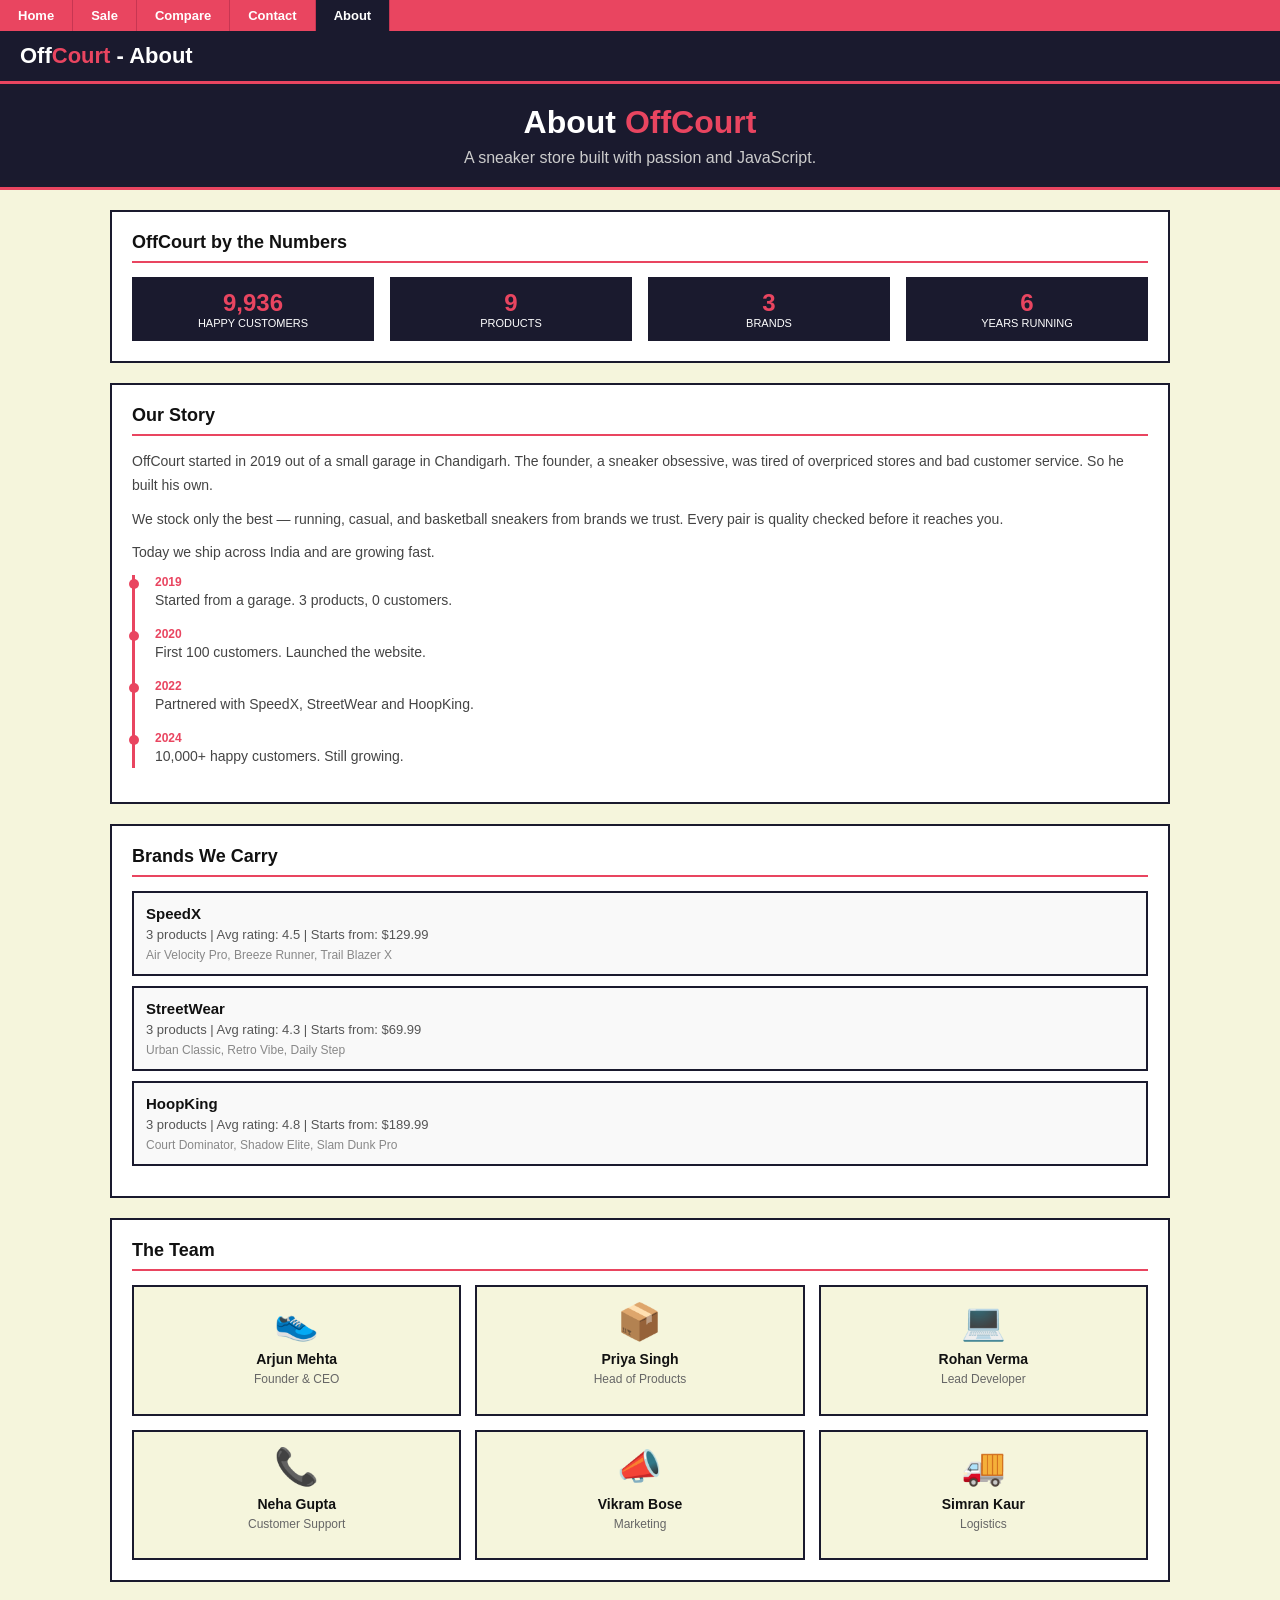
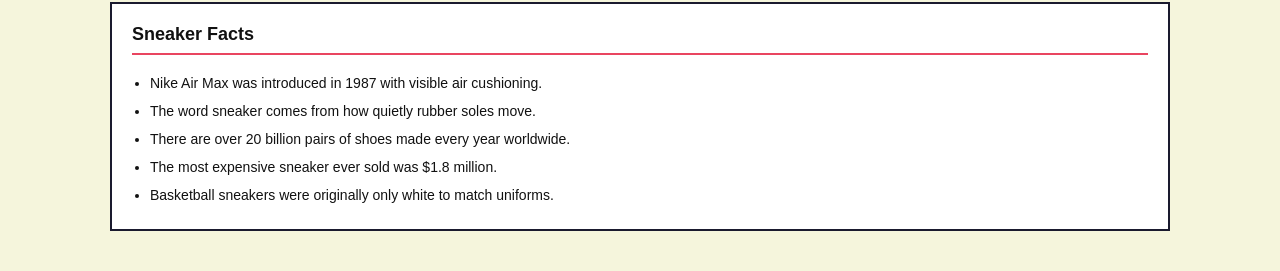
<file: about.html>
<!DOCTYPE html>
<html lang="en">
<head>
  <meta charset="UTF-8" />
  <title>OffCourt - About</title>
  <link rel="stylesheet" href="style.css" />
  <style>
    .about-section { background: white; border: 2px solid #1a1a2e; padding: 20px; margin-bottom: 20px; }
    .about-section h2 { font-size: 18px; border-bottom: 2px solid #e94560; padding-bottom: 8px; margin-bottom: 14px; }
    .about-section p { font-size: 14px; color: #444; line-height: 1.7; margin-bottom: 10px; }
    .counters-row { display: flex; gap: 16px; flex-wrap: wrap; }
    .counter-box { background: #1a1a2e; color: white; padding: 12px 20px; text-align: center; flex: 1; min-width: 120px; }
    .counter-box .num { font-size: 24px; font-weight: bold; color: #e94560; }
    .counter-box .lbl { font-size: 11px; text-transform: uppercase; }
    .team-grid { display: grid; grid-template-columns: repeat(3, 1fr); gap: 14px; }
    @media (max-width: 600px) { .team-grid { grid-template-columns: 1fr; } }
    .team-card { background: #f5f5dc; border: 2px solid #1a1a2e; padding: 14px; text-align: center; }
    .team-card .avatar { font-size: 36px; margin-bottom: 8px; }
    .team-card h4 { font-size: 14px; margin-bottom: 2px; }
    .team-card p { font-size: 12px; color: #666; }
    .timeline { border-left: 3px solid #e94560; padding-left: 20px; margin-top: 10px; }
    .timeline-item { margin-bottom: 14px; position: relative; }
    .timeline-item::before { content: ""; position: absolute; left: -26px; top: 4px; width: 10px; height: 10px; background: #e94560; border-radius: 50%; }
    .timeline-item .year { font-size: 12px; font-weight: bold; color: #e94560; }
  </style>
</head>
<body>

  <div class="page-nav">
    <a href="index.html">Home</a>
    <a href="sale.html">Sale</a>
    <a href="compare.html">Compare</a>
    <a href="contact.html">Contact</a>
    <a href="about.html" class="active">About</a>
  </div>

  <nav class="navbar">
    <h1>Off<span>Court</span> - About</h1>
  </nav>

  <div class="hero" style="padding:20px;">
    <h2>About <span>OffCourt</span></h2>
    <p>A sneaker store built with passion and JavaScript.</p>
  </div>

  <div class="main">

    <div class="about-section">
      <h2>OffCourt by the Numbers</h2>
      <div class="counters-row">
        <div class="counter-box"><div class="num" id="cnt-customers">0</div><div class="lbl">Happy Customers</div></div>
        <div class="counter-box"><div class="num" id="cnt-products">0</div><div class="lbl">Products</div></div>
        <div class="counter-box"><div class="num" id="cnt-brands">0</div><div class="lbl">Brands</div></div>
        <div class="counter-box"><div class="num" id="cnt-years">0</div><div class="lbl">Years Running</div></div>
      </div>
    </div>

    <div class="about-section">
      <h2>Our Story</h2>
      <p>OffCourt started in 2019 out of a small garage in Chandigarh. The founder, a sneaker obsessive, was tired of overpriced stores and bad customer service. So he built his own.</p>
      <p>We stock only the best — running, casual, and basketball sneakers from brands we trust. Every pair is quality checked before it reaches you.</p>
      <p>Today we ship across India and are growing fast.</p>
      <div class="timeline">
        <div class="timeline-item"><div class="year">2019</div><p>Started from a garage. 3 products, 0 customers.</p></div>
        <div class="timeline-item"><div class="year">2020</div><p>First 100 customers. Launched the website.</p></div>
        <div class="timeline-item"><div class="year">2022</div><p>Partnered with SpeedX, StreetWear and HoopKing.</p></div>
        <div class="timeline-item"><div class="year">2024</div><p>10,000+ happy customers. Still growing.</p></div>
      </div>
    </div>

    <div class="about-section">
      <h2>Brands We Carry</h2>
      <div id="brands-list"></div>
    </div>

    <div class="about-section">
      <h2>The Team</h2>
      <div class="team-grid" id="team-grid"></div>
    </div>

    <div class="about-section">
      <h2>Sneaker Facts</h2>
      <ul id="facts-list" style="padding-left:18px; font-size:14px; line-height:2;"></ul>
    </div>

  </div>

  <script>
  const STORE_NAME = "OffCourt";
  const FOUNDED = 2019;
  const HIRING = true;

  console.log(typeof STORE_NAME);
  console.log(typeof FOUNDED);
  console.log(typeof HIRING);

  const sneakers = [
    { id:1, name:"Air Velocity Pro",  brand:"SpeedX",     price:159.99, category:"running",    rating:4.7 },
    { id:2, name:"Urban Classic",     brand:"StreetWear", price:89.99,  category:"casual",     rating:4.3 },
    { id:3, name:"Court Dominator",   brand:"HoopKing",   price:199.99, category:"basketball", rating:4.9 },
    { id:4, name:"Breeze Runner",     brand:"SpeedX",     price:129.99, category:"running",    rating:4.5 },
    { id:5, name:"Retro Vibe",        brand:"StreetWear", price:109.99, category:"casual",     rating:4.6 },
    { id:6, name:"Shadow Elite",      brand:"HoopKing",   price:219.99, category:"basketball", rating:4.8 },
    { id:7, name:"Trail Blazer X",    brand:"SpeedX",     price:174.99, category:"running",    rating:4.4 },
    { id:8, name:"Daily Step",        brand:"StreetWear", price:69.99,  category:"casual",     rating:4.1 },
    { id:9, name:"Slam Dunk Pro",     brand:"HoopKing",   price:189.99, category:"basketball", rating:4.7 },
  ];

  function formatPrice(price) {
    return "$" + price.toFixed(2);
  }

  var targets = { customers: 12400, products: 9, brands: 3, years: 6 };

  for (var key in targets) {
    animateCounter("cnt-" + key, targets[key]);
  }

  function animateCounter(id, target) {
    var current = 0;
    var step = Math.ceil(target / 60);
    var timer = setInterval(function() {
      current = current + step;
      if (current >= target) {
        current = target;
        clearInterval(timer);
      }
      document.getElementById(id).textContent = current.toLocaleString();
    }, 30);
  }

  var byBrand = sneakers.reduce(function(acc, s) {
    if (!acc[s.brand]) {
      acc[s.brand] = [];
    }
    acc[s.brand].push(s);
    return acc;
  }, {});

  var brandHTML = "";
  for (var brand in byBrand) {
    var items = byBrand[brand];
    var totalRating = items.reduce(function(acc, s) {
      return acc + s.rating;
    }, 0);
    var avgRating = totalRating / items.length;
    var cheapest = items.reduce(function(min, s) {
      if (s.price < min.price) {
        return s;
      }
      return min;
    });
    var nameList = items.map(function(s) {
      return s.name;
    }).join(", ");
    brandHTML +=
      "<div style='background:#f9f9f9;border:2px solid #1a1a2e;padding:12px;margin-bottom:10px;'>" +
        "<b style='font-size:15px;'>" + brand + "</b>" +
        "<div style='font-size:13px;color:#555;margin-top:4px;'>" +
          items.length + " products | Avg rating: " + avgRating.toFixed(1) + " | Starts from: " + formatPrice(cheapest.price) +
        "</div>" +
        "<div style='margin-top:6px;font-size:12px;color:#888;'>" + nameList + "</div>" +
      "</div>";
  }
  document.getElementById("brands-list").innerHTML = brandHTML;

  var team = [
    { name: "Arjun Mehta",  role: "Founder & CEO",    emoji: "👟" },
    { name: "Priya Singh",  role: "Head of Products",  emoji: "📦" },
    { name: "Rohan Verma",  role: "Lead Developer",    emoji: "💻" },
    { name: "Neha Gupta",   role: "Customer Support",  emoji: "📞" },
    { name: "Vikram Bose",  role: "Marketing",         emoji: "📣" },
    { name: "Simran Kaur",  role: "Logistics",         emoji: "🚚" },
  ];

  document.getElementById("team-grid").innerHTML = team.map(function(m) {
    return (
      "<div class='team-card'>" +
        "<div class='avatar'>" + m.emoji + "</div>" +
        "<h4>" + m.name + "</h4>" +
        "<p>" + m.role + "</p>" +
      "</div>"
    );
  }).join("");

  var facts = [
    "Nike Air Max was introduced in 1987 with visible air cushioning.",
    "The word sneaker comes from how quietly rubber soles move.",
    "There are over 20 billion pairs of shoes made every year worldwide.",
    "The most expensive sneaker ever sold was $1.8 million.",
    "Basketball sneakers were originally only white to match uniforms.",
  ];

  var factsHTML = "";
  var i = 0;
  while (i < facts.length) {
    factsHTML = factsHTML + "<li>" + facts[i] + "</li>";
    i = i + 1;
  }
  document.getElementById("facts-list").innerHTML = factsHTML;

  console.log(`${STORE_NAME} | Founded: ${FOUNDED} | Hiring: ${HIRING}`);
  </script>
</body>
</html>
</file>
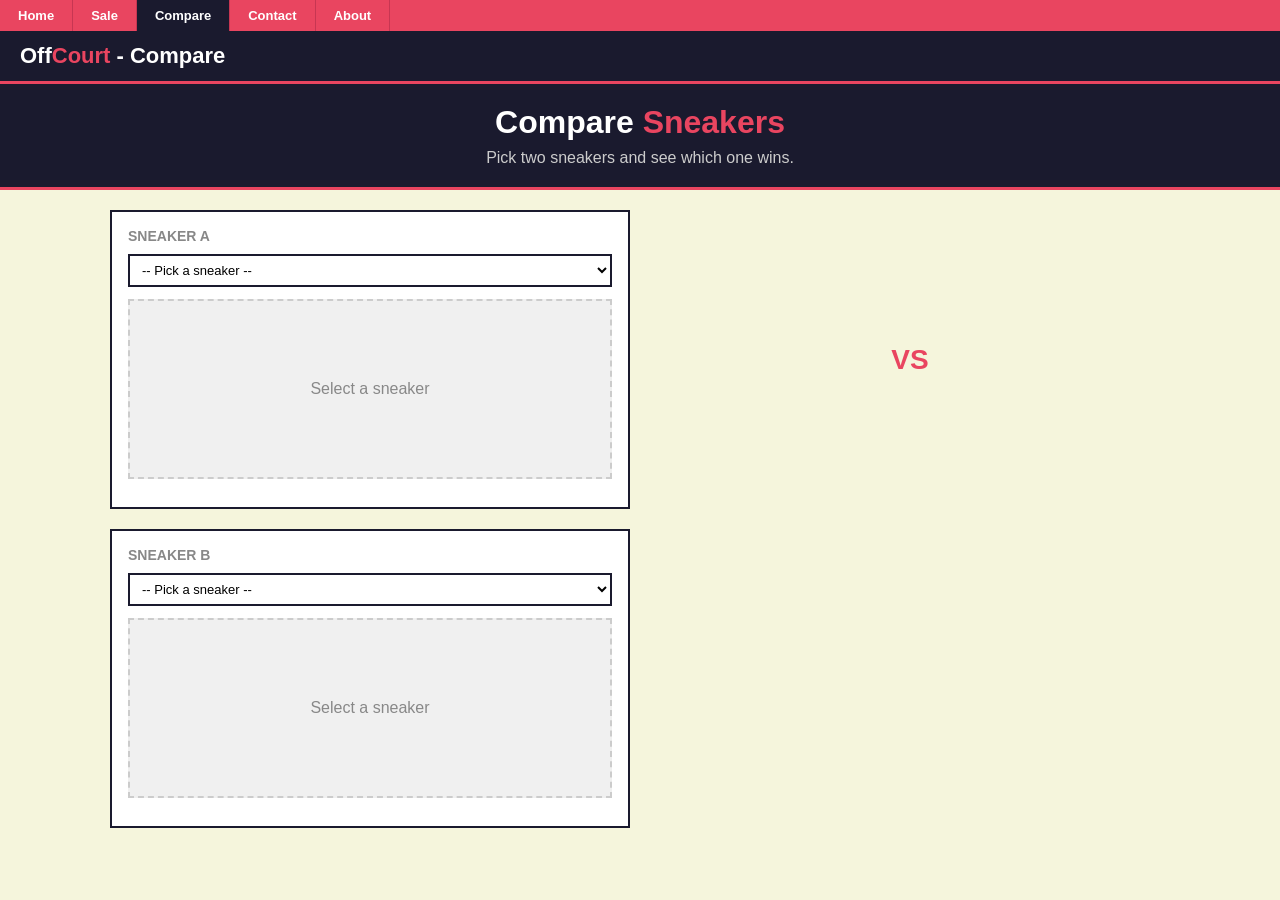
<file: compare.html>
<!DOCTYPE html>
<html lang="en">
<head>
  <meta charset="UTF-8" />
  <title>OffCourt - Compare</title>
  <link rel="stylesheet" href="style.css" />
  <style>
    .compare-wrap { display: grid; grid-template-columns: 1fr 1fr; gap: 20px; margin-bottom: 30px; }
    @media (max-width: 600px) { .compare-wrap { grid-template-columns: 1fr; } }
    .compare-slot { background: white; border: 2px solid #1a1a2e; padding: 16px; }
    .compare-slot h3 { font-size: 14px; color: #888; text-transform: uppercase; margin-bottom: 10px; }
    .compare-slot select { width: 100%; border: 2px solid #1a1a2e; padding: 6px 8px; font-size: 13px; background: white; margin-bottom: 12px; }
    .compare-slot img { width: 100%; height: 180px; object-fit: cover; border: 2px solid #1a1a2e; margin-bottom: 12px; }
    .placeholder { width: 100%; height: 180px; background: #f0f0f0; border: 2px dashed #ccc; display: flex; align-items: center; justify-content: center; color: #888; margin-bottom: 12px; }
    .spec-row { display: flex; justify-content: space-between; border-bottom: 1px solid #eee; padding: 6px 0; font-size: 13px; }
    .winner { color: #155724; background: #d4edda; padding: 1px 6px; font-weight: bold; }
    .verdict-box { background: #1a1a2e; color: white; padding: 16px; text-align: center; border: 2px solid #e94560; margin-top: 10px; }
    .verdict-box h3 { color: #e94560; margin-bottom: 8px; }
    .verdict-box p { font-size: 13px; color: #ccc; }
    .vs-label { display: flex; align-items: center; justify-content: center; font-size: 28px; font-weight: bold; color: #e94560; }
  </style>
</head>
<body>

  <div class="page-nav">
    <a href="index.html">Home</a>
    <a href="sale.html">Sale</a>
    <a href="compare.html" class="active">Compare</a>
    <a href="contact.html">Contact</a>
    <a href="about.html">About</a>
  </div>

  <nav class="navbar">
    <h1>Off<span>Court</span> - Compare</h1>
  </nav>

  <div class="hero" style="padding:20px;">
    <h2>Compare <span>Sneakers</span></h2>
    <p>Pick two sneakers and see which one wins.</p>
  </div>

  <div class="main">
    <div class="compare-wrap">
      <div class="compare-slot">
        <h3>Sneaker A</h3>
        <select id="pick-a" onchange="renderCompare()">
          <option value="">-- Pick a sneaker --</option>
        </select>
        <div id="slot-a"><div class="placeholder">Select a sneaker</div></div>
      </div>
      <div class="vs-label">VS</div>
      <div class="compare-slot">
        <h3>Sneaker B</h3>
        <select id="pick-b" onchange="renderCompare()">
          <option value="">-- Pick a sneaker --</option>
        </select>
        <div id="slot-b"><div class="placeholder">Select a sneaker</div></div>
      </div>
    </div>
    <div id="verdict"></div>
  </div>

  <script>
  const sneakers = [
    { id:1, name:"Air Velocity Pro",  brand:"SpeedX",     price:159.99, category:"running",    rating:4.7, img:"https://adn-static1.nykaa.com/nykdesignstudio-images/pub/media/catalog/product/e/9/e9a821bNike-IF4391-100_1.jpg?rnd=20200526195200&tr=w-1080" },
    { id:2, name:"Urban Classic",     brand:"StreetWear", price:89.99,  category:"casual",     rating:4.3, img:"https://adn-static1.nykaa.com/nykdesignstudio-images/pub/media/catalog/product/b/0/b0e4965Nike-IR5776-400_1.png?rnd=20200526195200&tr=w-1080" },
    { id:3, name:"Court Dominator",   brand:"HoopKing",   price:199.99, category:"basketball", rating:4.9, img:"https://adn-static1.nykaa.com/nykdesignstudio-images/pub/media/catalog/product/5/3/5324c8eNike-554724-069_1.jpg?rnd=20200526195200&tr=w-1080" },
    { id:4, name:"Breeze Runner",     brand:"SpeedX",     price:129.99, category:"running",    rating:4.5, img:"https://adn-static1.nykaa.com/nykdesignstudio-images/pub/media/catalog/product/5/3/5324c8eNike-IU2363-100_1.jpg?rnd=20200526195200&tr=w-1080" },
    { id:5, name:"Retro Vibe",        brand:"StreetWear", price:109.99, category:"casual",     rating:4.6, img:"https://adn-static1.nykaa.com/nykdesignstudio-images/pub/media/catalog/product/5/3/5324c8eNike-IB7746-200_1.jpg?rnd=20200526195200&tr=w-1080" },
    { id:6, name:"Shadow Elite",      brand:"HoopKing",   price:219.99, category:"basketball", rating:4.8, img:"https://adn-static1.nykaa.com/nykdesignstudio-images/pub/media/catalog/product/5/3/5324c8eNike-DN3577-700_1.jpg?rnd=20200526195200&tr=w-1080" },
    { id:7, name:"Trail Blazer X",    brand:"SpeedX",     price:174.99, category:"running",    rating:4.4, img:"https://adn-static1.nykaa.com/nykdesignstudio-images/pub/media/catalog/product/5/3/5324c8eNike-IM4692-200_1.jpg?rnd=20200526195200&tr=w-1080" },
    { id:8, name:"Daily Step",        brand:"StreetWear", price:69.99,  category:"casual",     rating:4.1, img:"https://adn-static1.nykaa.com/nykdesignstudio-images/pub/media/catalog/product/9/f/9fe448dNike-IB6606-600_1.jpg?rnd=20200526195200&tr=w-1080" },
    { id:9, name:"Slam Dunk Pro",     brand:"HoopKing",   price:189.99, category:"basketball", rating:4.7, img:"https://adn-static1.nykaa.com/nykdesignstudio-images/pub/media/catalog/product/f/f/ff7c9fbNike-DZ5485-003_1.jpg?rnd=20200526195200&tr=w-1080" },
  ];

  function formatPrice(price) {
    return "$" + price.toFixed(2);
  }

  function makeScoreTracker() {
    var scoreA = 0;
    var scoreB = 0;
    return {
      aWins: function() { scoreA = scoreA + 1; },
      bWins: function() { scoreB = scoreB + 1; },
      getA:  function() { return scoreA; },
      getB:  function() { return scoreB; }
    };
  }

  var opts = sneakers.map(function(s) {
    return "<option value='" + s.id + "'>" + s.name + "</option>";
  }).join("");
  document.getElementById("pick-a").innerHTML += opts;
  document.getElementById("pick-b").innerHTML += opts;

  function renderCompare() {
    var idA = parseInt(document.getElementById("pick-a").value);
    var idB = parseInt(document.getElementById("pick-b").value);

    if (!idA) {
      document.getElementById("slot-a").innerHTML = "<div class='placeholder'>Select a sneaker</div>";
    }
    if (!idB) {
      document.getElementById("slot-b").innerHTML = "<div class='placeholder'>Select a sneaker</div>";
    }
    if (!idA || !idB) {
      document.getElementById("verdict").innerHTML = "";
      return;
    }
    if (idA === idB) {
      document.getElementById("verdict").innerHTML = "<div class='verdict-box'><h3>Pick two different sneakers!</h3></div>";
      return;
    }

    var sneakerA = null;
    var sneakerB = null;
    for (var i = 0; i < sneakers.length; i++) {
      if (sneakers[i].id === idA) {
        sneakerA = sneakers[i];
      }
      if (sneakers[i].id === idB) {
        sneakerB = sneakers[i];
      }
    }

    var tracker = makeScoreTracker();

    var priceClassA = "";
    var priceClassB = "";
    if (sneakerA.price < sneakerB.price) {
      priceClassA = "winner";
      tracker.aWins();
    } else if (sneakerB.price < sneakerA.price) {
      priceClassB = "winner";
      tracker.bWins();
    }

    var ratingClassA = "";
    var ratingClassB = "";
    if (sneakerA.rating > sneakerB.rating) {
      ratingClassA = "winner";
      tracker.aWins();
    } else if (sneakerB.rating > sneakerA.rating) {
      ratingClassB = "winner";
      tracker.bWins();
    }

    var table =
      "<div class='spec-row' style='font-weight:bold;background:#f0f0f0;'>" +
        "<span>Spec</span><span>" + sneakerA.name + "</span><span>" + sneakerB.name + "</span>" +
      "</div>" +
      "<div class='spec-row'><span>Price (lower wins)</span><span class='" + priceClassA + "'>" + formatPrice(sneakerA.price) + "</span><span class='" + priceClassB + "'>" + formatPrice(sneakerB.price) + "</span></div>" +
      "<div class='spec-row'><span>Rating (higher wins)</span><span class='" + ratingClassA + "'>" + sneakerA.rating + "</span><span class='" + ratingClassB + "'>" + sneakerB.rating + "</span></div>" +
      "<div class='spec-row'><span>Brand</span><span>" + sneakerA.brand + "</span><span>" + sneakerB.brand + "</span></div>" +
      "<div class='spec-row'><span>Category</span><span>" + sneakerA.category + "</span><span>" + sneakerB.category + "</span></div>";

    document.getElementById("slot-a").innerHTML = "<img src='" + sneakerA.img + "' alt='" + sneakerA.name + "'>" + table;
    document.getElementById("slot-b").innerHTML = "<img src='" + sneakerB.img + "' alt='" + sneakerB.name + "'>";

    var verdictText = "";
    if (tracker.getA() > tracker.getB()) {
      verdictText = sneakerA.name + " wins!";
    } else if (tracker.getB() > tracker.getA()) {
      verdictText = sneakerB.name + " wins!";
    } else {
      verdictText = "It's a tie!";
    }

    document.getElementById("verdict").innerHTML =
      "<div class='verdict-box'><h3>Result</h3><p>" + verdictText + "</p>" +
      "<p style='margin-top:6px;'>" + sneakerA.name + ": " + tracker.getA() + " pts  |  " + sneakerB.name + ": " + tracker.getB() + " pts</p></div>";
  }
  </script>
</body>
</html>
</file>
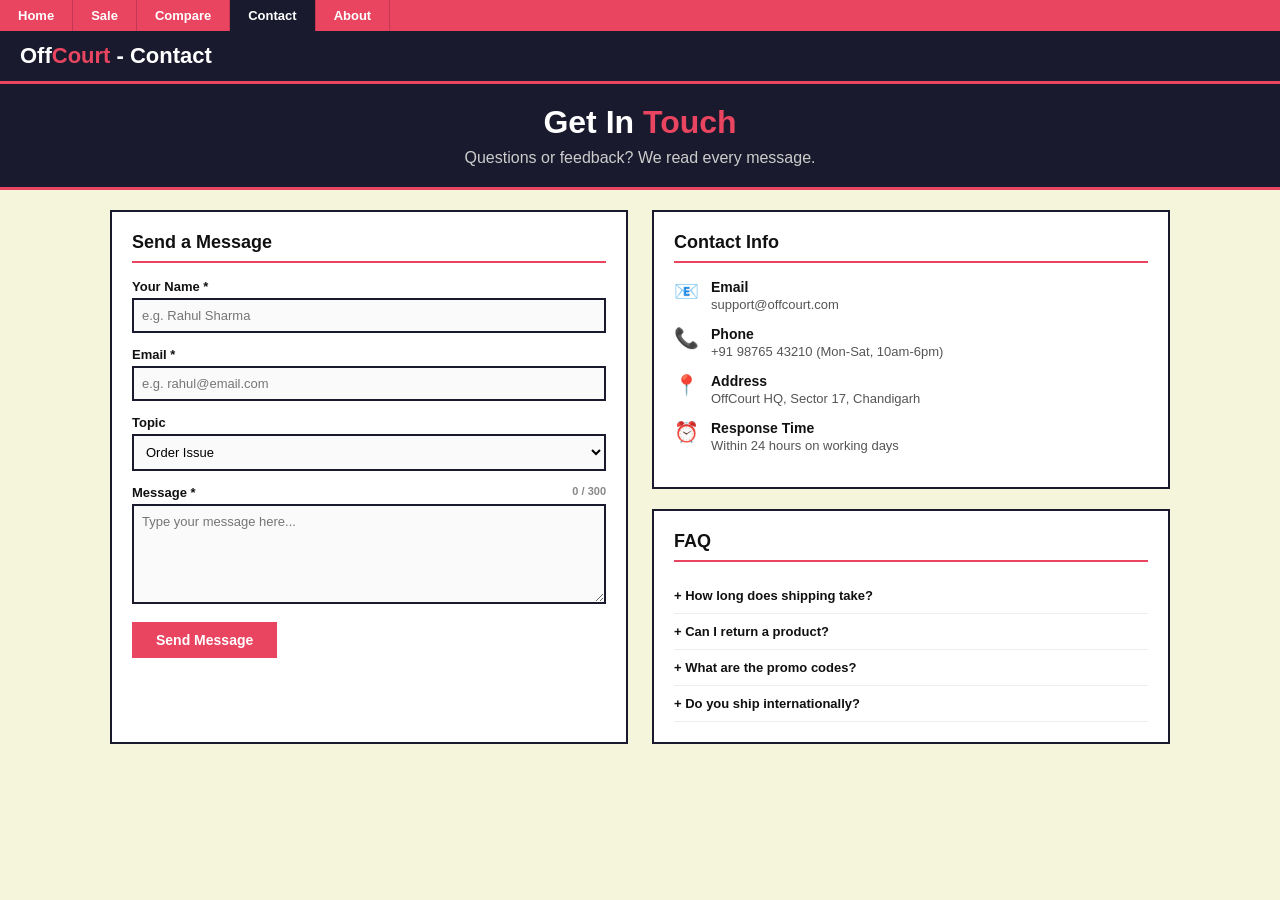
<file: contact.html>
<!DOCTYPE html>
<html lang="en">
<head>
  <meta charset="UTF-8" />
  <title>OffCourt - Contact</title>
  <link rel="stylesheet" href="style.css" />
  <style>
    .contact-wrap { display: grid; grid-template-columns: 1fr 1fr; gap: 24px; }
    @media (max-width: 700px) { .contact-wrap { grid-template-columns: 1fr; } }
    .form-box { background: white; border: 2px solid #1a1a2e; padding: 20px; }
    .form-box h2 { font-size: 18px; margin-bottom: 16px; border-bottom: 2px solid #e94560; padding-bottom: 8px; }
    .form-group { margin-bottom: 14px; }
    .form-group label { display: block; font-size: 13px; font-weight: bold; margin-bottom: 4px; }
    .form-group input, .form-group textarea, .form-group select { width: 100%; border: 2px solid #1a1a2e; padding: 8px; font-size: 13px; font-family: Arial; background: #fafafa; }
    .form-group textarea { height: 100px; resize: vertical; }
    .err-msg { color: red; font-size: 11px; margin-top: 3px; display: none; }
    .err-msg.show { display: block; }
    .submit-btn { background: #e94560; color: white; border: none; padding: 10px 24px; font-size: 14px; font-weight: bold; cursor: pointer; }
    .submit-btn:hover { background: #c73652; }
    .success-box { display: none; background: #d4edda; border: 2px solid #28a745; padding: 14px; color: #155724; font-weight: bold; margin-top: 14px; }
    .success-box.show { display: block; }
    .info-box { background: white; border: 2px solid #1a1a2e; padding: 20px; }
    .info-box h2 { font-size: 18px; margin-bottom: 16px; border-bottom: 2px solid #e94560; padding-bottom: 8px; }
    .info-item { display: flex; gap: 12px; margin-bottom: 14px; }
    .info-icon { font-size: 20px; }
    .info-item h4 { font-size: 14px; margin-bottom: 2px; }
    .info-item p { font-size: 13px; color: #555; }
    .faq-item { border-bottom: 1px solid #eee; padding: 10px 0; cursor: pointer; }
    .faq-item h4 { font-size: 13px; font-weight: bold; }
    .faq-item p { font-size: 13px; color: #555; margin-top: 5px; display: none; }
    .faq-item p.open { display: block; }
    .char-info { font-size: 11px; color: #888; float: right; }
  </style>
</head>
<body>

  <div class="page-nav">
    <a href="index.html">Home</a>
    <a href="sale.html">Sale</a>
    <a href="compare.html">Compare</a>
    <a href="contact.html" class="active">Contact</a>
    <a href="about.html">About</a>
  </div>

  <nav class="navbar">
    <h1>Off<span>Court</span> - Contact</h1>
  </nav>

  <div class="hero" style="padding:20px;">
    <h2>Get In <span>Touch</span></h2>
    <p>Questions or feedback? We read every message.</p>
  </div>

  <div class="main">
    <div class="contact-wrap">

      <div class="form-box">
        <h2>Send a Message</h2>
        <div class="form-group">
          <label>Your Name *</label>
          <input type="text" id="name-input" placeholder="e.g. Rahul Sharma" />
          <div class="err-msg" id="name-err">Name must be at least 2 characters.</div>
        </div>
        <div class="form-group">
          <label>Email *</label>
          <input type="text" id="email-input" placeholder="e.g. rahul@email.com" />
          <div class="err-msg" id="email-err">Enter a valid email address.</div>
        </div>
        <div class="form-group">
          <label>Topic</label>
          <select id="topic-input">
            <option value="order">Order Issue</option>
            <option value="product">Product Question</option>
            <option value="return">Return / Refund</option>
            <option value="other">Other</option>
          </select>
        </div>
        <div class="form-group">
          <label>Message * <span id="char-info" class="char-info">0 / 300</span></label>
          <textarea id="msg-input" placeholder="Type your message here..."></textarea>
          <div class="err-msg" id="msg-err">Message must be at least 10 characters.</div>
        </div>
        <button class="submit-btn" id="submit-btn">Send Message</button>
        <div class="success-box" id="success-box">Message sent! We will get back to you soon.</div>
      </div>

      <div>
        <div class="info-box" style="margin-bottom:20px;">
          <h2>Contact Info</h2>
          <div class="info-item"><div class="info-icon">📧</div><div><h4>Email</h4><p>support@offcourt.com</p></div></div>
          <div class="info-item"><div class="info-icon">📞</div><div><h4>Phone</h4><p>+91 98765 43210 (Mon-Sat, 10am-6pm)</p></div></div>
          <div class="info-item"><div class="info-icon">📍</div><div><h4>Address</h4><p>OffCourt HQ, Sector 17, Chandigarh</p></div></div>
          <div class="info-item"><div class="info-icon">⏰</div><div><h4>Response Time</h4><p>Within 24 hours on working days</p></div></div>
        </div>

        <div class="info-box">
          <h2>FAQ</h2>
          <div class="faq-item" onclick="toggleFAQ(this)">
            <h4>+ How long does shipping take?</h4>
            <p>Standard shipping takes 3-5 working days. Express (1-2 days) is available at checkout.</p>
          </div>
          <div class="faq-item" onclick="toggleFAQ(this)">
            <h4>+ Can I return a product?</h4>
            <p>Yes. We have a 30-day return policy. Product must be unused and in original packaging.</p>
          </div>
          <div class="faq-item" onclick="toggleFAQ(this)">
            <h4>+ What are the promo codes?</h4>
            <p>OFFCOURT10, SPEED20, HOOP15. Each can only be used once per order.</p>
          </div>
          <div class="faq-item" onclick="toggleFAQ(this)">
            <h4>+ Do you ship internationally?</h4>
            <p>Currently we only ship within India. International shipping coming soon.</p>
          </div>
        </div>
      </div>

    </div>
  </div>

  <script>
  function makeFormTracker() {
    var count = 0;
    return {
      add: function() {
        count = count + 1;
      },
      get: function() {
        return count;
      }
    };
  }

  var tracker = makeFormTracker();

  function validateName(val) {
    if (typeof val !== "string") {
      return false;
    }
    return val.trim().length >= 2;
  }

  function validateEmail(val) {
    if (typeof val !== "string") {
      return false;
    }
    return val.includes("@") && val.includes(".");
  }

  function validateMsg(val, minLen) {
    if (minLen === undefined) {
      minLen = 10;
    }
    if (typeof val !== "string") {
      return false;
    }
    return val.trim().length >= minLen;
  }

  function showError(id) {
    document.getElementById(id).classList.add("show");
  }

  function hideError(id) {
    document.getElementById(id).classList.remove("show");
  }

  function handleSubmit() {
    var name  = document.getElementById("name-input").value;
    var email = document.getElementById("email-input").value;
    var msg   = document.getElementById("msg-input").value;

    var errors = 0;

    if (validateName(name)) {
      hideError("name-err");
    } else {
      showError("name-err");
      errors = errors + 1;
    }

    if (validateEmail(email)) {
      hideError("email-err");
    } else {
      showError("email-err");
      errors = errors + 1;
    }

    if (validateMsg(msg)) {
      hideError("msg-err");
    } else {
      showError("msg-err");
      errors = errors + 1;
    }

    if (errors > 0) {
      console.warn("Form has " + errors + " error(s)");
      return;
    }

    var topic = document.getElementById("topic-input").value;
    var reply = "";

    switch (topic) {
      case "order":   reply = "We will check your order right away!"; break;
      case "product": reply = "Our product team will get back to you."; break;
      case "return":  reply = "Returns team will contact you within 24h."; break;
      default:        reply = "We will get back to you soon!";
    }

    tracker.add();
    console.log("Submission #" + tracker.get() + " | Topic: " + topic);
    console.log("Auto reply:", reply);

    document.getElementById("success-box").classList.add("show");
    document.getElementById("submit-btn").disabled = true;
    document.getElementById("submit-btn").textContent = "Sent!";

    setTimeout(function() {
      document.getElementById("success-box").classList.remove("show");
    }, 5000);
  }

  document.getElementById("msg-input").addEventListener("input", function() {
    var text = this.value;
    var count = 0;
    var limit = 300;
    var i = 0;
    while (i < text.length) {
      count = count + 1;
      i = i + 1;
    }
    document.getElementById("char-info").textContent = count + " / " + limit;
    if (count > limit) {
      var trimmed = "";
      for (var j = 0; j < limit; j++) {
        trimmed = trimmed + text[j];
      }
      this.value = trimmed;
    }
  });

  document.getElementById("submit-btn").addEventListener("click", handleSubmit);

  function toggleFAQ(el) {
    var p = el.querySelector("p");
    var h = el.querySelector("h4");
    if (p.classList.contains("open")) {
      p.classList.remove("open");
      h.textContent = h.textContent.replace("-", "+");
    } else {
      p.classList.add("open");
      h.textContent = h.textContent.replace("+", "-");
    }
  }
  </script>
</body>
</html>
</file>
<file: style.css>
* { box-sizing: border-box; margin: 0; padding: 0; }
body { background: #f5f5dc; font-family: Arial, sans-serif; color: #111; }

.page-nav { background: #e94560; display: flex; }
.page-nav a { color: white; text-decoration: none; padding: 8px 18px; font-size: 13px; font-weight: bold; border-right: 1px solid #c73652; }
.page-nav a:hover, .page-nav a.active { background: #1a1a2e; }

.navbar { background: #1a1a2e; color: white; padding: 12px 20px; display: flex; align-items: center; justify-content: space-between; border-bottom: 3px solid #e94560; }
.navbar h1 { font-size: 22px; }
.navbar h1 span { color: #e94560; }
.navbar button { background: #e94560; color: white; border: 2px solid white; padding: 6px 14px; cursor: pointer; font-size: 14px; font-weight: bold; margin-left: 8px; }
.navbar button:hover { background: #c73652; }

.hero { background: #1a1a2e; color: white; text-align: center; padding: 40px 20px; border-bottom: 3px solid #e94560; }
.hero h2 { font-size: 32px; margin-bottom: 8px; }
.hero h2 span { color: #e94560; }
.hero p { color: #ccc; }

.main { max-width: 1100px; margin: 0 auto; padding: 20px; }

.stats-row { display: flex; gap: 15px; margin-bottom: 20px; flex-wrap: wrap; }
.stat-box { background: white; border: 2px solid #1a1a2e; padding: 12px 20px; flex: 1; min-width: 150px; }
.stat-box .label { font-size: 11px; color: #888; text-transform: uppercase; font-weight: bold; }
.stat-box .value { font-size: 20px; font-weight: bold; color: #1a1a2e; margin-top: 4px; }

.filter-row { display: flex; align-items: center; gap: 10px; flex-wrap: wrap; margin-bottom: 20px; background: white; border: 2px solid #1a1a2e; padding: 12px; }
.filter-btn { background: #f0f0f0; border: 2px solid #1a1a2e; padding: 6px 14px; cursor: pointer; font-size: 13px; font-weight: bold; }
.filter-btn.active { background: #1a1a2e; color: white; }
.filter-btn:hover { background: #e94560; color: white; border-color: #e94560; }
.filter-row input, .filter-row select { border: 2px solid #1a1a2e; padding: 6px 10px; font-size: 13px; background: white; }
.filter-row input { width: 160px; }

.product-grid { display: grid; grid-template-columns: repeat(3, 1fr); gap: 18px; margin-bottom: 30px; }
@media (max-width: 768px) { .product-grid { grid-template-columns: repeat(2, 1fr); } }
@media (max-width: 480px) { .product-grid { grid-template-columns: 1fr; } }

.sneaker-card { background: white; border: 2px solid #1a1a2e; }
.sneaker-card img { width: 100%; height: 180px; object-fit: cover; display: block; border-bottom: 2px solid #1a1a2e; }
.card-body { padding: 12px; }
.card-brand { font-size: 10px; text-transform: uppercase; color: #888; font-weight: bold; }
.card-name { font-size: 15px; font-weight: bold; margin: 4px 0; color: #1a1a2e; }
.card-cat { font-size: 11px; font-weight: bold; padding: 2px 8px; display: inline-block; margin-bottom: 6px; }
.cat-running    { background: #fff3cd; color: #856404; border: 1px solid #ffc107; }
.cat-casual     { background: #d4edda; color: #155724; border: 1px solid #28a745; }
.cat-basketball { background: #f8d7da; color: #721c24; border: 1px solid #dc3545; }
.card-rating { color: #e94560; font-size: 13px; margin-bottom: 8px; }
.card-bottom { display: flex; align-items: center; justify-content: space-between; }
.card-price { font-size: 18px; font-weight: bold; color: #e94560; }
.card-actions { display: flex; gap: 6px; }
.add-btn { background: #1a1a2e; color: white; border: none; padding: 6px 12px; cursor: pointer; font-size: 12px; font-weight: bold; }
.add-btn:hover { background: #e94560; }
.wish-btn { background: white; color: #e94560; border: 2px solid #e94560; padding: 6px 10px; cursor: pointer; }
.wish-btn.wished { background: #e94560; color: white; }
.empty-state { text-align: center; padding: 40px; color: #888; grid-column: 1/-1; border: 2px dashed #ccc; background: white; }

.overlay { display: none; position: fixed; inset: 0; background: rgba(0,0,0,0.5); z-index: 40; }
.overlay.open { display: block; }
.sidebar { display: none; position: fixed; top: 0; right: 0; width: 340px; height: 100%; background: white; border-left: 3px solid #1a1a2e; z-index: 50; flex-direction: column; }
.sidebar.open { display: flex; }
.sidebar-header { background: #1a1a2e; color: white; padding: 14px 16px; display: flex; justify-content: space-between; align-items: center; border-bottom: 3px solid #e94560; }
.sidebar-header h3 { margin: 0; font-size: 16px; }
.close-btn { background: #e94560; color: white; border: none; padding: 4px 10px; cursor: pointer; font-weight: bold; }
.sidebar-body { flex: 1; overflow-y: auto; padding: 14px; }
.sidebar-footer { border-top: 3px solid #1a1a2e; padding: 14px; }

.cart-item { display: flex; gap: 10px; border: 2px solid #ddd; padding: 10px; margin-bottom: 10px; }
.cart-item img { width: 70px; height: 70px; object-fit: cover; }
.cart-item-info { flex: 1; }
.cart-item-name { font-weight: bold; font-size: 13px; margin-bottom: 3px; }
.cart-item-price { font-size: 12px; color: #888; margin-bottom: 6px; }
.qty-row { display: flex; align-items: center; gap: 8px; }
.qty-btn { background: #f0f0f0; border: 2px solid #1a1a2e; width: 26px; height: 26px; cursor: pointer; font-weight: bold; }
.qty-btn:hover { background: #e94560; color: white; border-color: #e94560; }
.qty-val { font-weight: bold; min-width: 20px; text-align: center; }
.remove-btn { background: none; border: none; color: #e94560; cursor: pointer; font-weight: bold; margin-left: auto; }

.promo-row { display: flex; gap: 8px; margin-bottom: 8px; }
.promo-row input { flex: 1; border: 2px solid #1a1a2e; padding: 6px 8px; font-size: 13px; }
.promo-row button { background: #1a1a2e; color: white; border: none; padding: 6px 12px; cursor: pointer; font-weight: bold; }
.promo-row button:hover { background: #e94560; }
.promo-msg { font-size: 12px; min-height: 16px; margin-bottom: 8px; }
.promo-msg.ok { color: green; font-weight: bold; }
.promo-msg.err { color: red; font-weight: bold; }
.discount-row { display: flex; justify-content: space-between; font-size: 13px; color: green; font-weight: bold; margin-bottom: 6px; }
.total-row { display: flex; justify-content: space-between; font-weight: bold; font-size: 17px; padding-top: 8px; border-top: 2px solid #1a1a2e; margin-bottom: 12px; }
.total-row span:last-child { color: #e94560; }
.checkout-btn { width: 100%; background: #e94560; color: white; border: none; padding: 10px; font-size: 15px; font-weight: bold; cursor: pointer; }
.checkout-btn:hover { background: #c73652; }

.wish-item { display: flex; gap: 10px; border: 2px solid #ddd; padding: 10px; margin-bottom: 10px; }
.wish-item img { width: 70px; height: 70px; object-fit: cover; }
.wish-item-info { flex: 1; }
.wish-item-name { font-weight: bold; font-size: 13px; margin-bottom: 4px; }
.wish-item-price { color: #e94560; font-weight: bold; font-size: 13px; margin-bottom: 8px; }
.wish-actions { display: flex; gap: 8px; }
.wish-add-btn { background: #1a1a2e; color: white; border: none; padding: 5px 10px; font-size: 12px; cursor: pointer; font-weight: bold; }
.wish-add-btn:hover { background: #e94560; }
.wish-remove-btn { background: none; border: 2px solid #e94560; color: #e94560; padding: 5px 10px; font-size: 12px; cursor: pointer; font-weight: bold; }

.toast { display: none; position: fixed; bottom: 20px; left: 50%; transform: translateX(-50%); background: #1a1a2e; color: white; padding: 10px 22px; font-size: 14px; font-weight: bold; z-index: 999; border: 2px solid #e94560; white-space: nowrap; }
.toast.show { display: block; }

.empty-msg { text-align: center; color: #888; padding: 30px 0; }
</file>
